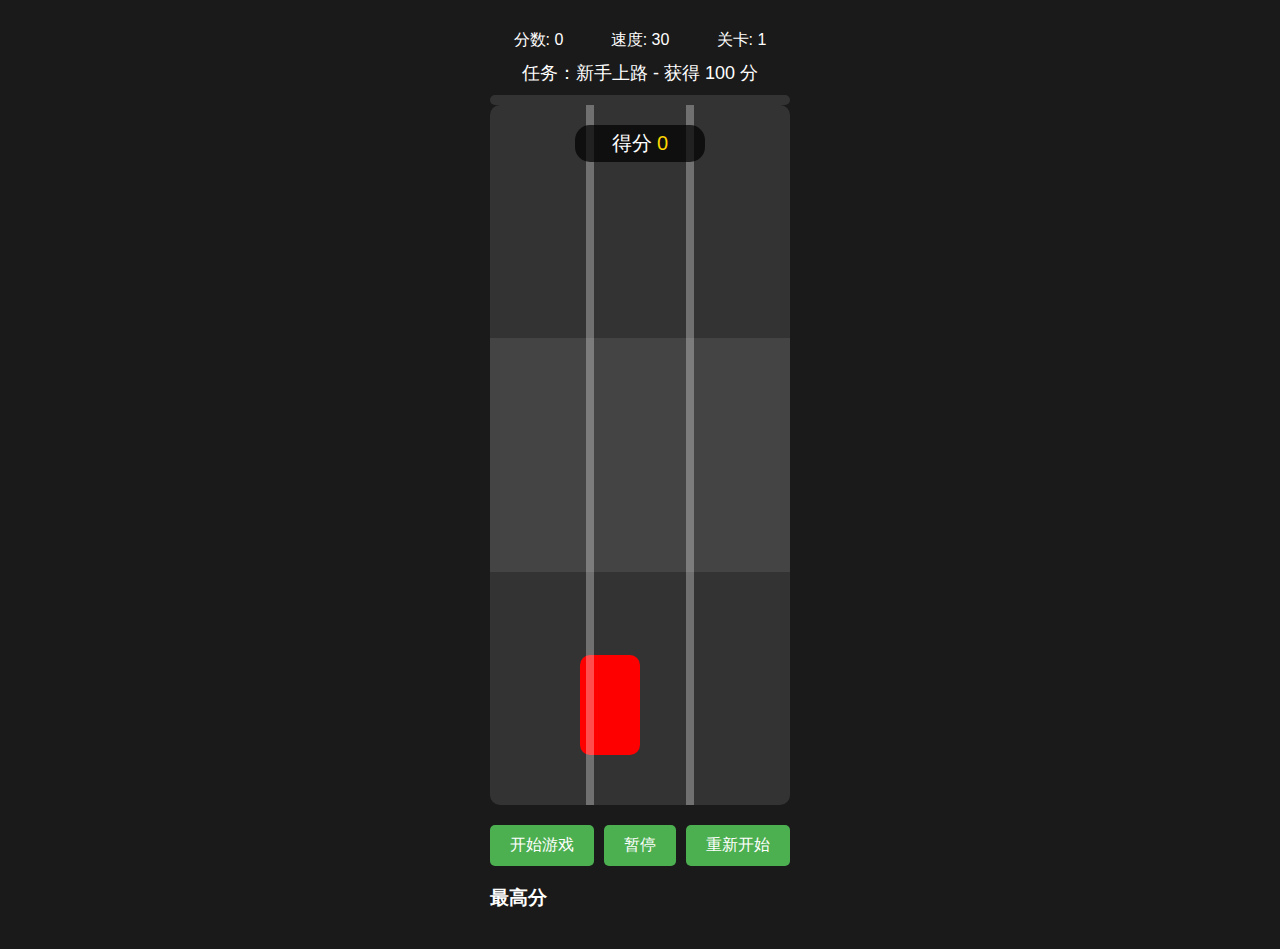
<file: 赛车/index.html>
<!DOCTYPE html>
<html lang="zh">
<head>
    <meta charset="UTF-8">
    <meta name="viewport" content="width=device-width, initial-scale=1.0, maximum-scale=1.0, user-scalable=no">
    <title>赛车游戏</title>
    <style>
        body {
            margin: 0;
            padding: 0;
            display: flex;
            flex-direction: column;
            align-items: center;
            min-height: 100vh;
            background: #1a1a1a;
            color: white;
            font-family: Arial, sans-serif;
        }

        .game-container {
            position: relative;
            width: 100%;
            max-width: 400px;
            margin: 20px auto;
        }

        #game-area {
            width: 100%;
            height: 700px;
            background: linear-gradient(to bottom,
                #333 0%,
                #333 33.33%,
                #444 33.33%,
                #444 66.66%,
                #333 66.66%,
                #333 100%
            );
            position: relative;
            overflow: hidden;
            border-radius: 10px;
        }

        #player-car {
            width: 60px;
            height: 100px;
            background: #ff0000;
            position: absolute;
            bottom: 50px;
            left: 50%;
            transform: translateX(-50%);
            border-radius: 10px;
        }

        .obstacle {
            position: absolute;
            background: #666;
            border-radius: 8px;
        }

        .obstacle.car {
            width: 60px;
            height: 100px;
            background: #808080;
        }

        .obstacle.truck {
            width: 70px;
            height: 120px;
            background: #4a4a4a;
        }

        .obstacle.yellow-truck {
            width: 70px;
            height: 120px;
            background: #ffd700;
        }

        .coin {
            position: absolute;
            width: 30px;
            height: 30px;
            border-radius: 50%;
            background: #ffd700;
            animation: coinRotate 1s infinite;
        }

        .coin.silver {
            background: #c0c0c0;
        }

        @keyframes coinRotate {
            0% { transform: scale(1); }
            50% { transform: scale(0.8); }
            100% { transform: scale(1); }
        }

        .controls {
            margin-top: 20px;
            display: flex;
            gap: 10px;
        }

        button {
            padding: 10px 20px;
            font-size: 16px;
            border: none;
            border-radius: 5px;
            background: #4CAF50;
            color: white;
            cursor: pointer;
        }

        button:hover {
            background: #45a049;
        }

        .game-stats {
            display: flex;
            justify-content: space-around;
            width: 100%;
            max-width: 400px;
            margin: 10px 0;
        }

        .lane-divider {
            position: absolute;
            width: 8px;
            height: 100%;
            background: #fff;
            opacity: 0.3;
        }

        .game-score {
            position: absolute;
            top: 20px;
            left: 50%;
            transform: translateX(-50%);
            background: rgba(0, 0, 0, 0.7);
            color: white;
            padding: 5px 15px;
            border-radius: 15px;
            font-size: 20px;
            min-width: 100px;
            text-align: center;
            z-index: 100;
        }

        .score-value {
            margin-left: 5px;
            color: #ffd700;
        }

        .game-over {
            position: absolute;
            top: 50%;
            left: 50%;
            transform: translate(-50%, -50%);
            background: rgba(0, 0, 0, 0.8);
            padding: 20px;
            border-radius: 10px;
            text-align: center;
            z-index: 1000;
        }

        .game-paused {
            position: absolute;
            top: 50%;
            left: 50%;
            transform: translate(-50%, -50%);
            background: rgba(0, 0, 0, 0.8);
            padding: 20px;
            border-radius: 10px;
            text-align: center;
            z-index: 1000;
        }

        .current-mission {
            text-align: center;
            margin: 10px 0;
            font-size: 18px;
        }

        .progress-container {
            width: 100%;
            max-width: 400px;
            height: 10px;
            background: #333;
            border-radius: 5px;
            overflow: hidden;
        }

        .progress {
            width: 0%;
            height: 100%;
            background: #4CAF50;
            transition: width 0.3s ease;
        }

        #high-scores-list {
            list-style: none;
            padding: 0;
            margin: 10px 0;
        }

        #high-scores-list li {
            margin: 5px 0;
        }

        @media (orientation: landscape) {
            .game-container {
                max-width: 300px;
            }
        }
    </style>
</head>
<body>
    <div class="game-container">
        <div class="game-stats">
            <div>分数: <span id="score">0</span></div>
            <div>速度: <span id="speed">0</span></div>
            <div>关卡: <span id="level">1</span></div>
        </div>
        <div class="current-mission">任务：新手上路 - 获得 100 分</div>
        <div class="progress-container">
            <div class="progress"></div>
        </div>
        <div id="game-area">
            <div id="player-car"></div>
        </div>
        <div class="controls">
            <button id="start-button">开始游戏</button>
            <button id="restart-button">重新开始</button>
        </div>
        <div>
            <h3>最高分</h3>
            <ul id="high-scores-list"></ul>
        </div>
    </div>
    <script src="racing_game.js"></script>
</body>
</html>
</file>
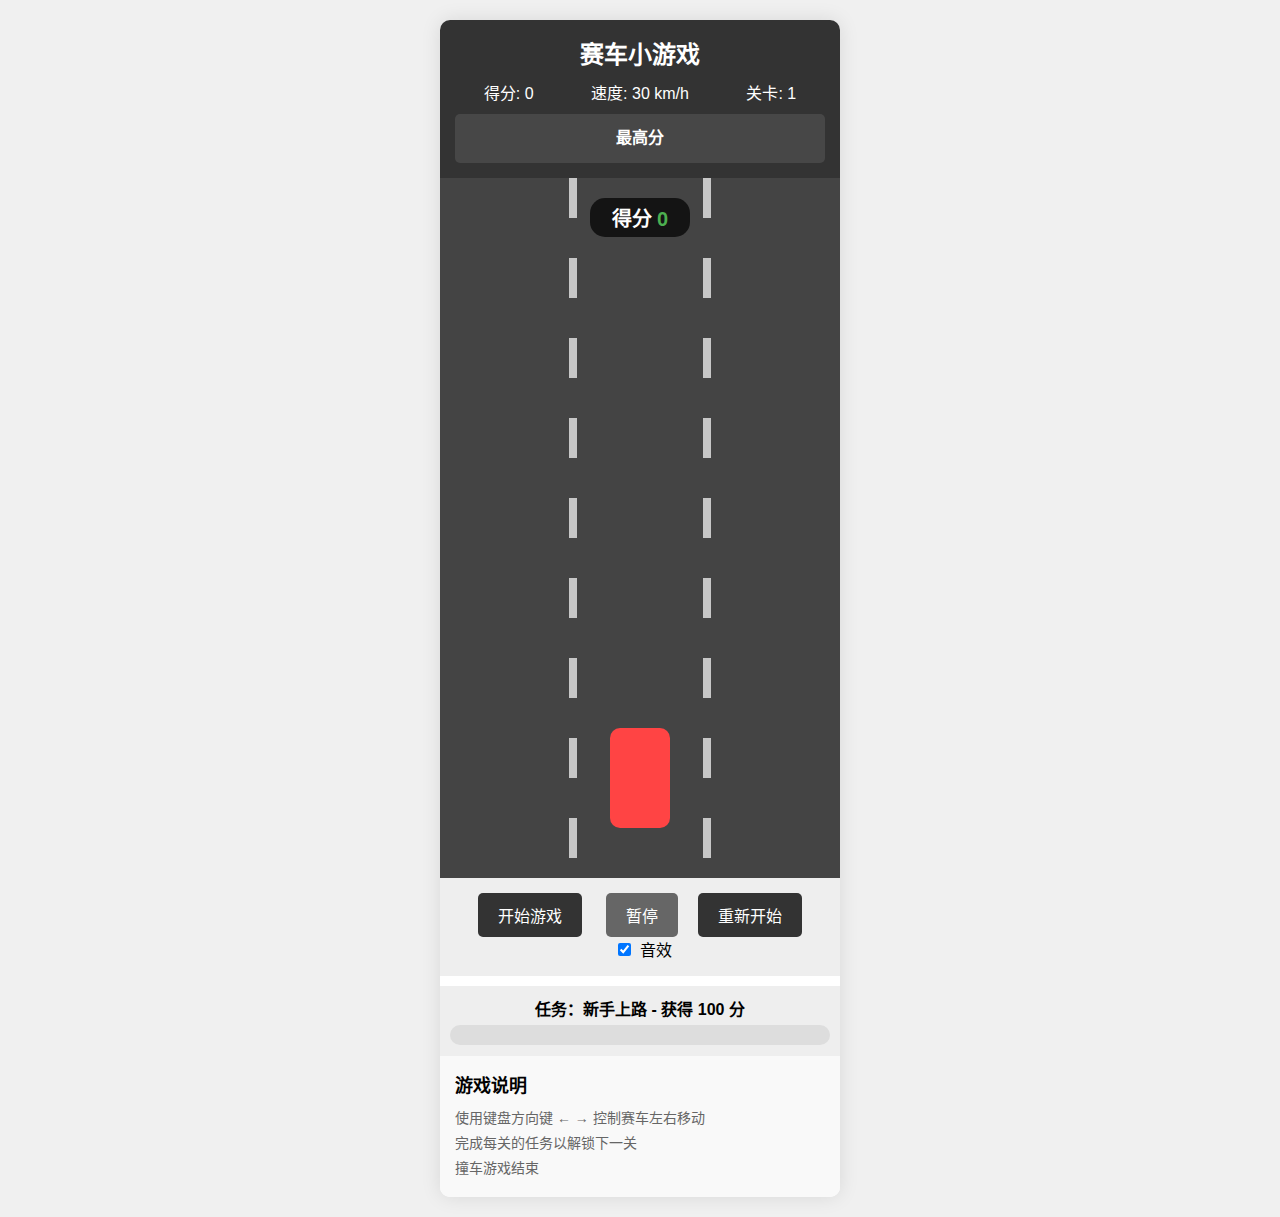
<file: 赛车/racing_game.html>
<!DOCTYPE html>
<html lang="zh-CN">
<head>
    <meta charset="UTF-8">
    <meta name="viewport" content="width=device-width, initial-scale=1.0">
    <title>赛车小游戏</title>
    <link rel="stylesheet" href="racing_game.css">
</head>
<body>
    <div class="game-container">
        <div class="game-header">
            <h1>赛车小游戏</h1>
            <div class="game-info">
                <div class="score-container">得分: <span id="score">0</span></div>
                <div class="speed-container">速度: <span id="speed">0</span> km/h</div>
                <div class="level-container">关卡: <span id="level">1</span></div>
            </div>
            <div class="high-scores">
                <h3>最高分</h3>
                <ol id="high-scores-list"></ol>
            </div>
        </div>
        <div id="game-area">
            <div id="player-car"></div>
        </div>
        <div class="controls">
            <button id="start-button">开始游戏</button>
            <button id="restart-button">重新开始</button>
            <label class="sound-toggle">
                <input type="checkbox" id="sound-toggle" checked>
                音效
            </label>
        </div>
        <div class="level-info">
            <div class="current-mission"></div>
            <div class="progress-bar">
                <div class="progress"></div>
            </div>
        </div>
        <div class="instructions">
            <h2>游戏说明</h2>
            <p>使用键盘方向键 ← → 控制赛车左右移动</p>
            <p>完成每关的任务以解锁下一关</p>
            <p>撞车游戏结束</p>
        </div>
    </div>
    
    <!-- 音效资源（使用空的base64音频作为默认值） -->
    <audio id="sound-engine" src="[data-uri]" loop></audio>
    <audio id="sound-collision" src="[data-uri]"></audio>
    <audio id="sound-level-up" src="[data-uri]"></audio>
    <audio id="sound-point" src="[data-uri]"></audio>
    
    <script src="racing_game.js"></script>
</body>
</html>
</file>
<file: 赛车/racing_game.css>
/* 基础样式重置 */
* {
    margin: 0;
    padding: 0;
    box-sizing: border-box;
}

/* 页面整体布局 */
body {
    font-family: 'Arial', sans-serif;
    background-color: #f0f0f0;
    display: flex;
    justify-content: center;
    padding: 20px;
    min-height: 100vh;
}

/* 游戏容器样式 */
.game-container {
    width: 100%;
    max-width: 400px;
    background-color: #fff;
    border-radius: 10px;
    box-shadow: 0 0 20px rgba(0, 0, 0, 0.1);
    overflow: hidden;
}

/* 游戏头部区域样式 */
.game-header {
    background-color: #333;
    color: white;
    padding: 15px;
    text-align: center;
}

.game-header h1 {
    margin-bottom: 10px;
    font-size: 24px;
}

.game-info {
    display: flex;
    justify-content: space-around;
    margin: 10px 0;
}

/* 游戏区域样式 */
#game-area {
    position: relative;
    width: 100%;
    height: 700px;
    background-color: #444;
    overflow: hidden;
}

/* 车道分隔线样式 */
.lane-divider {
    position: absolute;
    width: 8px;
    top: 0;
    bottom: 0;
    background-image: linear-gradient(white 40px, transparent 40px);
    background-size: 8px 80px;
    background-repeat: repeat-y;
    opacity: 0.7;
}

/* 玩家车辆样式 */
#player-car {
    position: absolute;
    width: 60px;
    height: 100px;
    background-color: #ff4444;
    bottom: 50px;
    left: 50%;
    border-radius: 10px;
    z-index: 10;
    transition: left 0.15s steps(1);
}

/* 移除旧的虚线样式 */
.road-line {
    display: none;
}

/* 控制按钮区域样式 */
.controls {
    padding: 15px;
    text-align: center;
    background-color: #eee;
}

/* 按钮基础样式 */
button {
    padding: 10px 20px;
    margin: 0 10px;
    font-size: 16px;
    background-color: #333;
    color: white;
    border: none;
    border-radius: 5px;
    cursor: pointer;
    transition: background-color 0.3s;
}

button:hover {
    background-color: #555;
}

.high-scores {
    background-color: rgba(255, 255, 255, 0.1);
    padding: 10px;
    border-radius: 5px;
    margin-top: 10px;
}

.high-scores h3 {
    margin: 0 0 5px 0;
    font-size: 16px;
}

#high-scores-list {
    margin: 0;
    padding-left: 20px;
    font-size: 14px;
}

.level-info {
    background-color: #eee;
    padding: 10px;
    margin-top: 10px;
}

.current-mission {
    text-align: center;
    margin-bottom: 5px;
    font-weight: bold;
}

.progress-bar {
    width: 100%;
    height: 20px;
    background-color: #ddd;
    border-radius: 10px;
    overflow: hidden;
}

.progress {
    width: 0%;
    height: 100%;
    background-color: #4CAF50;
    transition: width 0.3s ease;
}

.sound-toggle {
    display: inline-block;
    margin-left: 10px;
    cursor: pointer;
}

.sound-toggle input {
    margin-right: 5px;
}

.instructions {
    padding: 15px;
    background-color: #f9f9f9;
    border-top: 1px solid #eee;
}

.instructions h2 {
    margin-bottom: 10px;
    font-size: 18px;
}

.instructions p {
    margin-bottom: 5px;
    font-size: 14px;
    color: #666;
}

/* 关卡过渡动画 */
@keyframes levelUp {
    0% { transform: scale(1); }
    50% { transform: scale(1.2); }
    100% { transform: scale(1); }
}

.level-up {
    animation: levelUp 0.5s ease;
}

/* 不同类型的障碍物样式 */
.obstacle {
    position: absolute;
    width: 60px;
    height: 100px;
    border-radius: 8px;
}

/* 普通车辆障碍物 */
.obstacle.car {
    background-color: #3498db;  /* 蓝色 */
}

/* 卡车障碍物 */
.obstacle.truck {
    width: 70px;
    height: 130px;  /* 1.3倍标准高度 */
    background-color: #666;
}

/* 黄色卡车障碍物 */
.obstacle.yellow-truck {
    width: 70px;
    height: 160px;  /* 1.6倍标准高度 */
    background-color: #f1c40f;
}

/* 油渍障碍物 */
.obstacle.oil {
    background-color: black;
    height: 30px;
    border-radius: 50%;
    opacity: 0.7;
}

/* 游戏结束样式优化 */
.game-over {
    position: absolute;
    top: 50%;
    left: 50%;
    transform: translate(-50%, -50%);
    background-color: rgba(0, 0, 0, 0.9);
    padding: 30px;
    border-radius: 15px;
    text-align: center;
    color: white;
    z-index: 100;
}

.game-over h2 {
    color: #ff4444;
    margin-bottom: 20px;
}

.game-over .final-score {
    font-size: 24px;
    margin-bottom: 15px;
}

.game-over .high-score {
    color: #4CAF50;
    font-weight: bold;
}

/* 游戏内得分显示 */
.game-score {
    position: absolute;
    top: 20px;
    left: 50%;
    transform: translateX(-50%);
    background-color: rgba(0, 0, 0, 0.7);
    color: white;
    padding: 5px 15px;
    border-radius: 15px;
    font-size: 20px;
    font-weight: bold;
    z-index: 100;
    min-width: 100px;
    text-align: center;
}

/* 得分数值样式 */
.game-score .score-value {
    color: #4CAF50;  /* 绿色 */
    margin-left: 5px;
}

/* 游戏暂停界面样式 */
.game-paused {
    position: absolute;
    top: 50%;
    left: 50%;
    transform: translate(-50%, -50%);
    background-color: rgba(0, 0, 0, 0.8);
    color: white;
    padding: 20px 40px;
    border-radius: 10px;
    font-size: 24px;
    z-index: 100;
    text-align: center;
}

.game-paused h2 {
    margin-bottom: 10px;
}

.game-paused p {
    font-size: 16px;
    color: #aaa;
}

/* 暂停按钮样式 */
#pause-button {
    background-color: #666;
}

#pause-button.paused {
    background-color: #4CAF50;
}

/* 金币基础样式 */
.coin {
    position: absolute;
    width: 30px;
    height: 30px;
    background-color: #ffd700;  /* 金色 */
    border-radius: 50%;
    z-index: 100;
    animation: coinRotate 1s infinite;
    box-shadow: 0 0 10px rgba(255, 215, 0, 0.5);
}

/* 银币样式 */
.coin.silver {
    background-color: #C0C0C0;  /* 银色 */
    box-shadow: 0 0 10px rgba(192, 192, 192, 0.5);
}

/* 金币旋转动画 */
@keyframes coinRotate {
    0% {
        transform: scale(1);
    }
    50% {
        transform: scale(1.1);  /* 放大效果 */
    }
    100% {
        transform: scale(1);
    }
}
</file>
